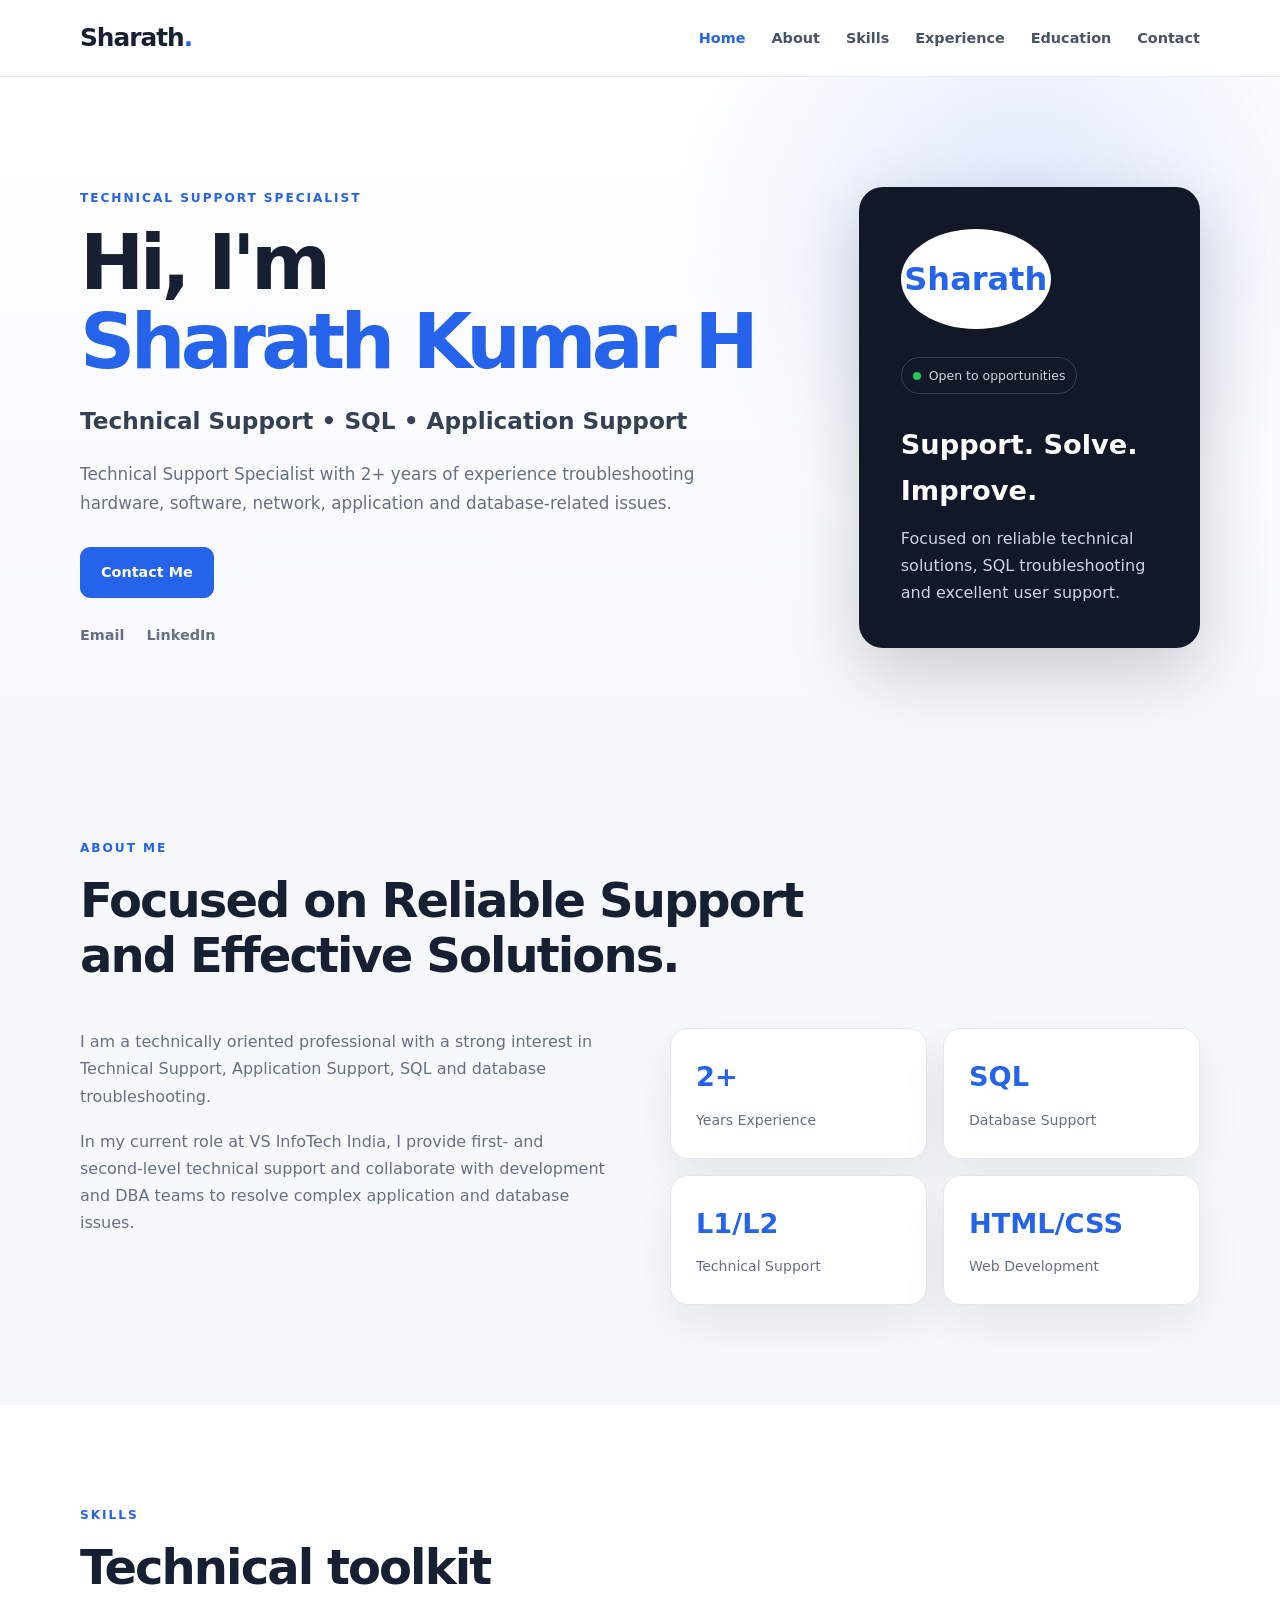
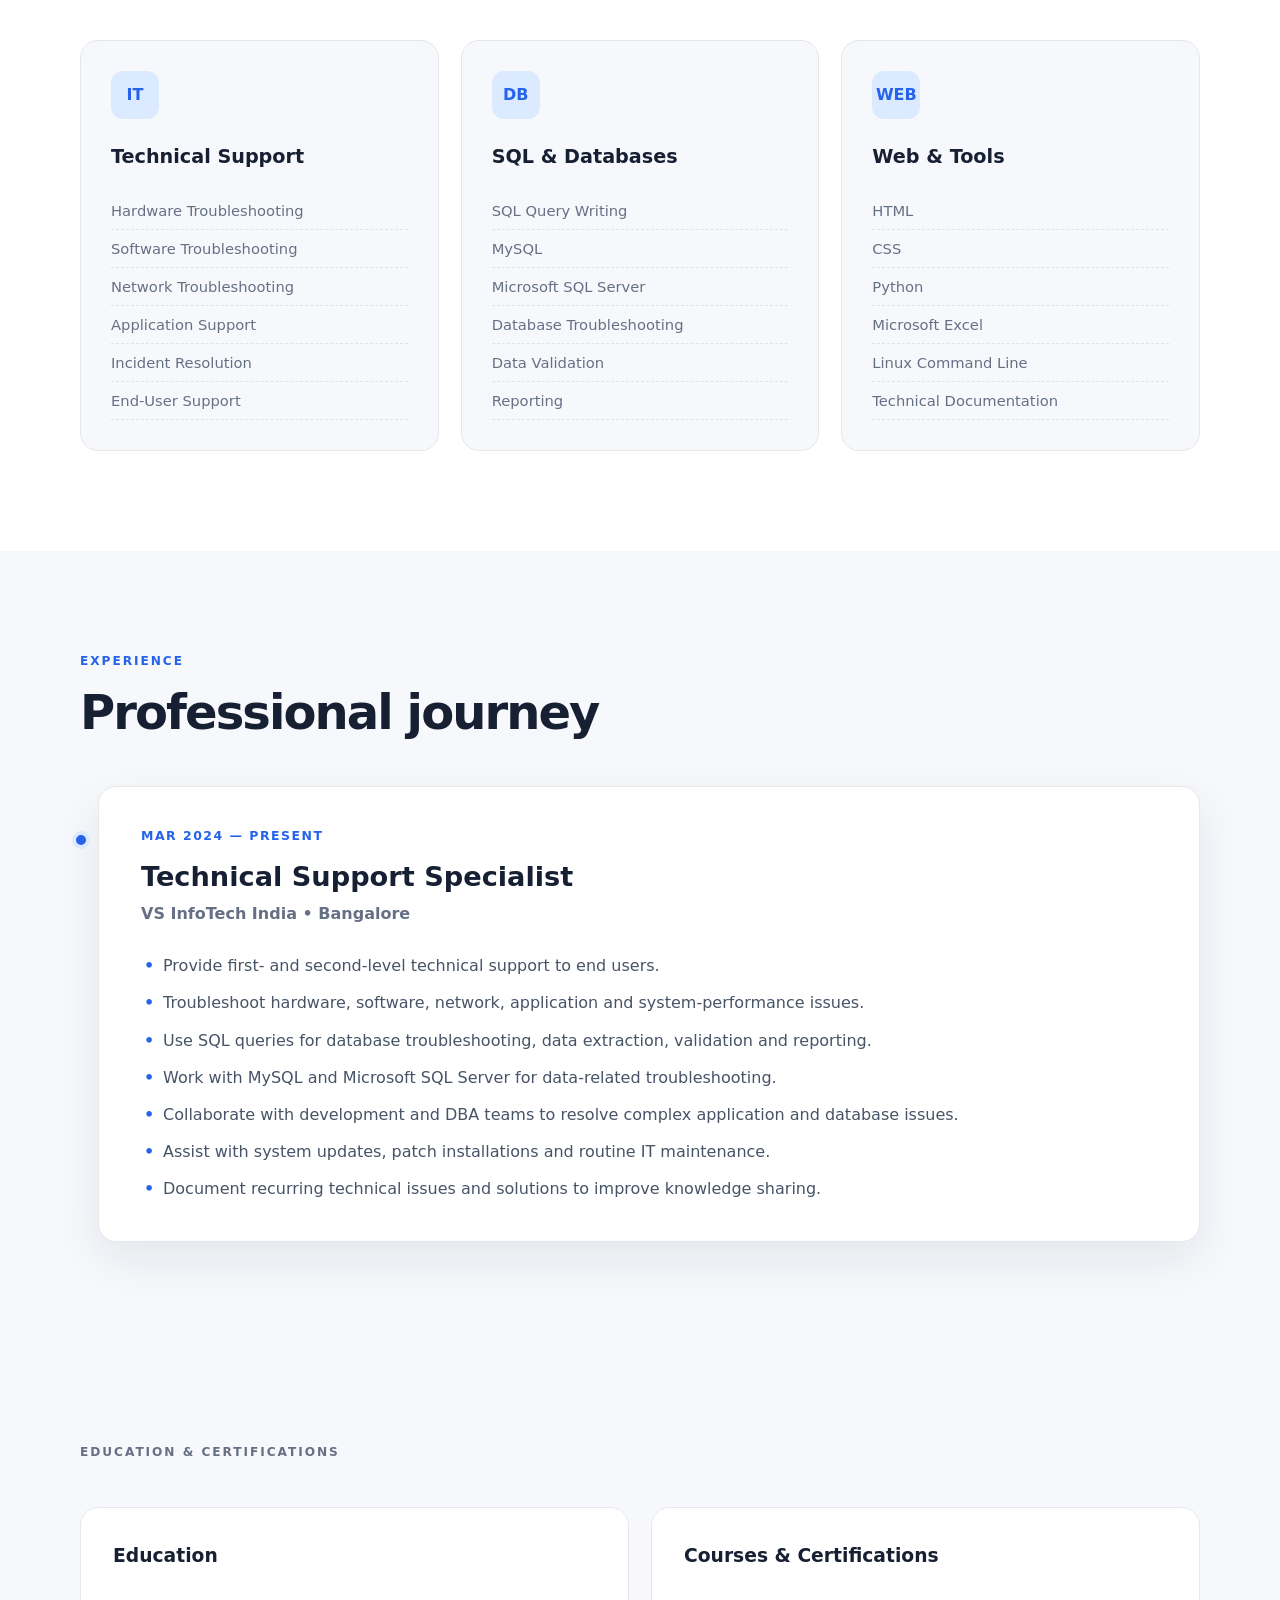
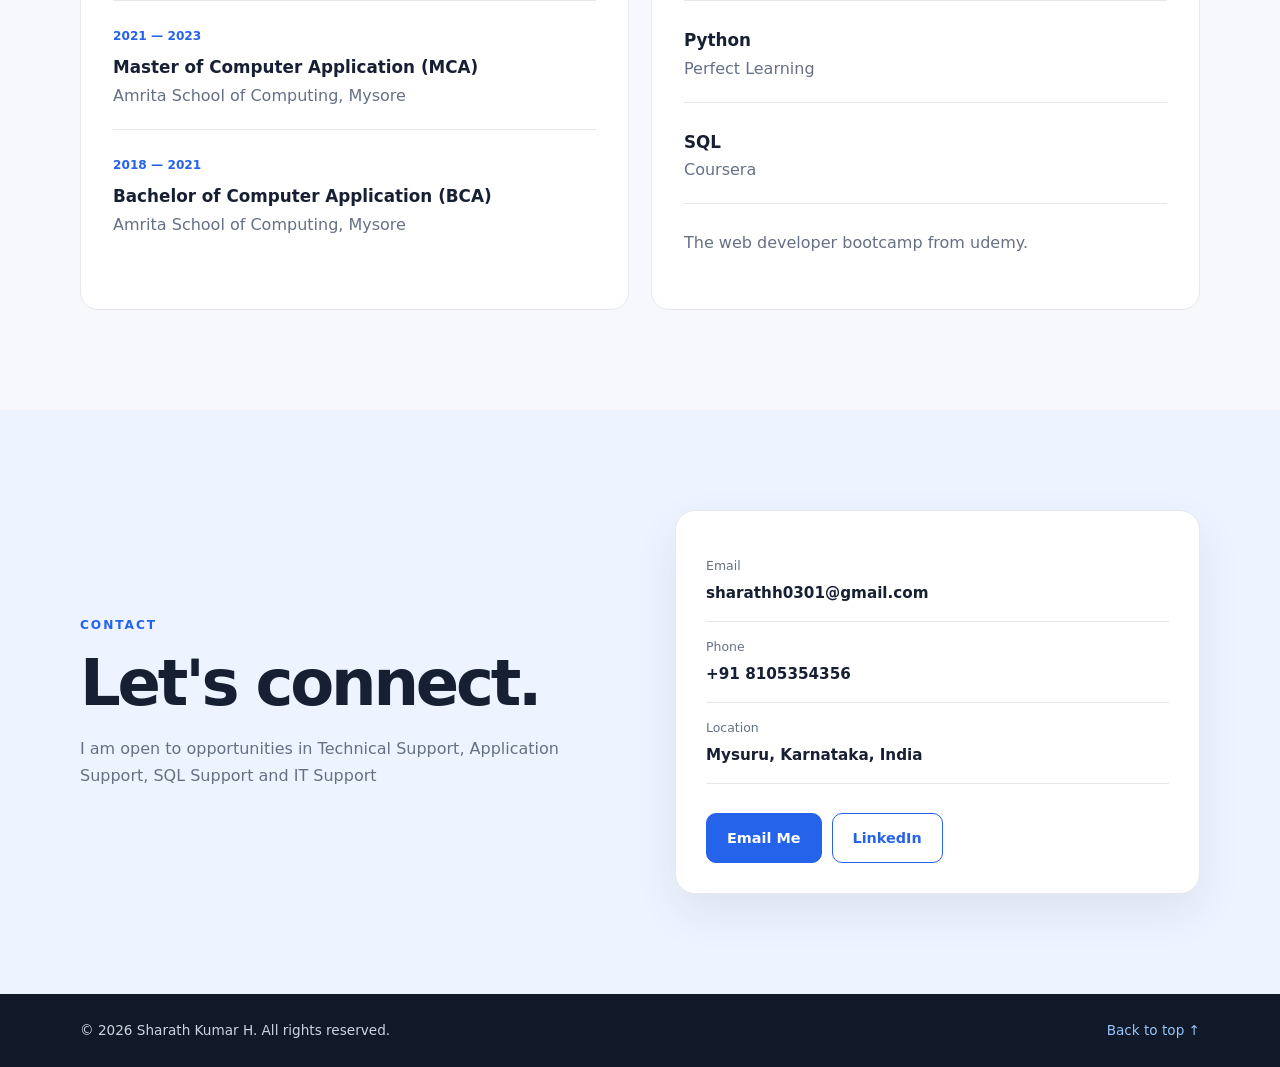
<file: index.html>
<!DOCTYPE html>
<html lang="en">
<head>
  <meta charset="UTF-8">
  <meta name="viewport" content="width=device-width, initial-scale=1.0">
  <meta name="description" content="Sharath Kumar H - Technical Support Specialist portfolio. Technical Support, SQL, Application Support and Database Troubleshooting.">
  <meta name="keywords" content="Sharath Kumar, Technical Support Specialist, SQL, Application Support, IT Support, MySQL, SQL Server, HTML, CSS">
  <meta name="author" content="Sharath Kumar H">
  <title>Sharath Kumar H | Technical Support Specialist</title>
  <link rel="stylesheet" href="style.css">
</head>
<body>

  <header class="header">
    <nav class="navbar container">
      <a class="logo" href="#home">Sharath<span>.</span></a>

      <button class="menu-toggle" aria-label="Toggle navigation" aria-expanded="false">
        <span></span><span></span><span></span>
      </button>

      <ul class="nav-links">
        <li><a class="active" href="#home">Home</a></li>
        <li><a href="#about">About</a></li>
        <li><a href="#skills">Skills</a></li>
        <li><a href="#experience">Experience</a></li>
        <li><a href="#education">Education</a></li>
        <li><a href="#contact">Contact</a></li>
      </ul>
    </nav>
  </header>

  <main>
    <section id="home" class="hero">
      <div class="container hero-grid">
        <div class="hero-content">
          <p class="eyebrow">TECHNICAL SUPPORT SPECIALIST</p>
          <h1>Hi, I'm <span>Sharath Kumar H</span></h1>
          <h2>Technical Support • SQL • Application Support</h2>
          <p class="hero-text">
            Technical Support Specialist with 2+ years of experience troubleshooting
            hardware, software, network, application and database-related issues.
          </p>

          <div class="hero-buttons">
            <a class="btn btn-primary" href="#contact">Contact Me</a>
          </div>

          <div class="quick-links">
            <a href="mailto:sharathh0301@gmail.com">Email</a>
            <a href="www.linkedin.com/in/sharathkumarh" target="_blank" rel="noopener">LinkedIn</a>
          </div>
        </div>

        <div class="hero-card">
          <div class="profile-circle">Sharath</div>
          <div class="status"><span></span> Open to opportunities</div>
          <h3>Support. Solve. Improve.</h3>
          <p>Focused on reliable technical solutions, SQL troubleshooting and excellent user support.</p>
        </div>
      </div>
    </section>

    <section id="about" class="section">
      <div class="container">
        <div class="section-heading">
          <p class="eyebrow">ABOUT ME</p>
          <h2>Focused on Reliable Support and Effective Solutions.</h2>
        </div>

        <div class="about-grid">
          <div>
            <p>
              I am a technically oriented professional with a strong interest in
              Technical Support, Application Support, SQL and database troubleshooting.
            </p>
            <p>
              In my current role at VS InfoTech India, I provide first- and second-level
              technical support and collaborate with development and DBA teams to resolve
              complex application and database issues.
            </p>
          </div>

          <div class="stats">
            <div class="stat"><strong>2+</strong><span>Years Experience</span></div>
            <div class="stat"><strong>SQL</strong><span>Database Support</span></div>
            <div class="stat"><strong>L1/L2</strong><span>Technical Support</span></div>
            <div class="stat"><strong>HTML/CSS</strong><span>Web Development</span></div>
          </div>
        </div>
      </div>
    </section>

    <section id="skills" class="section section-alt">
      <div class="container">
        <div class="section-heading">
          <p class="eyebrow">SKILLS</p>
          <h2>Technical toolkit</h2>
        </div>

        <div class="skills-grid">
          <article class="skill-card">
            <div class="skill-icon">IT</div>
            <h3>Technical Support</h3>
            <ul>
              <li>Hardware Troubleshooting</li>
              <li>Software Troubleshooting</li>
              <li>Network Troubleshooting</li>
              <li>Application Support</li>
              <li>Incident Resolution</li>
              <li>End-User Support</li>
            </ul>
          </article>

          <article class="skill-card">
            <div class="skill-icon">DB</div>
            <h3>SQL & Databases</h3>
            <ul>
              <li>SQL Query Writing</li>
              <li>MySQL</li>
              <li>Microsoft SQL Server</li>
              <li>Database Troubleshooting</li>
              <li>Data Validation</li>
              <li>Reporting</li>
            </ul>
          </article>

          <article class="skill-card">
            <div class="skill-icon">WEB</div>
            <h3>Web & Tools</h3>
            <ul>
              <li>HTML</li>
              <li>CSS</li>
              <li>Python</li>
              <li>Microsoft Excel</li>
              <li>Linux Command Line</li>
              <li>Technical Documentation</li>
            </ul>
          </article>
        </div>
      </div>
    </section>

    <section id="experience" class="section">
      <div class="container">
        <div class="section-heading">
          <p class="eyebrow">EXPERIENCE</p>
          <h2>Professional journey</h2>
        </div>

        <article class="timeline-card">
          <div class="timeline-dot"></div>
          <div class="timeline-date">MAR 2024 — PRESENT</div>
          <h3>Technical Support Specialist</h3>
          <h4>VS InfoTech India • Bangalore</h4>

          <ul class="experience-list">
            <li>Provide first- and second-level technical support to end users.</li>
            <li>Troubleshoot hardware, software, network, application and system-performance issues.</li>
            <li>Use SQL queries for database troubleshooting, data extraction, validation and reporting.</li>
            <li>Work with MySQL and Microsoft SQL Server for data-related troubleshooting.</li>
            <li>Collaborate with development and DBA teams to resolve complex application and database issues.</li>
            <li>Assist with system updates, patch installations and routine IT maintenance.</li>
            <li>Document recurring technical issues and solutions to improve knowledge sharing.</li>
          </ul>
        </article>
      </div>
    </section>

    <section id="education" class="section">
      <div class="container">
        <div class="section-heading">
          <p class="eyebrow">EDUCATION & CERTIFICATIONS</p>
        </div>

        <div class="two-column">
          <div class="info-card">
            <h3>Education</h3>
            <div class="info-item">
              <span class="info-year">2021 — 2023</span>
              <h4>Master of Computer Application (MCA)</h4>
              <p>Amrita School of Computing, Mysore</p>
            </div>
            <div class="info-item">
              <span class="info-year">2018 — 2021</span>
              <h4>Bachelor of Computer Application (BCA)</h4>
              <p>Amrita School of Computing, Mysore</p>
            </div>
          </div>

          <div class="info-card">
            <h3>Courses & Certifications</h3>
            <div class="info-item">
              <h4>Python</h4>
              <p>Perfect Learning</p>
            </div>
            <div class="info-item">
              <h4>SQL</h4>
              <p>Coursera</p>
            </div>
            <div class="info-item">
              <h4></h4>
              <p>The web developer bootcamp from udemy.</p>
            </div>
          </div>
        </div>
      </div>
    </section>

    <section id="contact" class="section contact-section">
      <div class="container contact-grid">
        <div>
          <p class="eyebrow">CONTACT</p>
          <h2>Let's connect.</h2>
          <p>
            I am open to opportunities in Technical Support, Application Support,
            SQL Support and IT Support 
          </p>
        </div>

        <div class="contact-card">
          <a href="mailto:sharathh0301@gmail.com">
            <span>Email</span>
            <strong>sharathh0301@gmail.com</strong>
          </a>
          <a href="tel:+918105354356">
            <span>Phone</span>
            <strong>+91 8105354356</strong>
          </a>
          <div>
            <span>Location</span>
            <strong>Mysuru, Karnataka, India</strong>
          </div>
          <div class="contact-buttons">
            <a class="btn btn-primary" href="mailto:sharathh0301@gmail.com">Email Me</a>
            <a class="btn btn-outline" href="https://www.linkedin.com/" target="_blank" rel="noopener">LinkedIn</a>
          </div>
        </div>
      </div>
    </section>
  </main>

  <footer class="footer">
    <div class="container footer-inner">
      <p>© 2026 Sharath Kumar H. All rights reserved.</p>
      <a href="#home">Back to top ↑</a>
    </div>
  </footer>

  <script>
    const toggle = document.querySelector(".menu-toggle");
    const nav = document.querySelector(".nav-links");

    toggle.addEventListener("click", () => {
      const isOpen = nav.classList.toggle("open");
      toggle.setAttribute("aria-expanded", isOpen);
    });

    document.querySelectorAll(".nav-links a").forEach(link => {
      link.addEventListener("click", () => {
        nav.classList.remove("open");
        toggle.setAttribute("aria-expanded", "false");
      });
    });
  </script>
</body>
</html>
</file>
<file: style.css>
/* =========================================================
   SHARATH KUMAR H - PORTFOLIO
   Responsive HTML/CSS portfolio
   ========================================================= */

:root {
  --bg: #f7f8fc;
  --surface: #ffffff;
  --surface-dark: #111827;
  --text: #172033;
  --muted: #667085;
  --primary: #2563eb;
  --primary-dark: #1d4ed8;
  --border: #e5e7eb;
  --shadow: 0 18px 45px rgba(15, 23, 42, 0.08);
  --radius: 18px;
  --max-width: 1120px;
}

* {
  margin: 0;
  padding: 0;
  box-sizing: border-box;
}

html {
  scroll-behavior: smooth;
}

body {
  font-family: Inter, ui-sans-serif, system-ui, -apple-system, BlinkMacSystemFont,
    "Segoe UI", sans-serif;
  color: var(--text);
  background: var(--bg);
  line-height: 1.7;
}

a {
  color: inherit;
  text-decoration: none;
}

ul {
  list-style: none;
}

.container {
  width: min(92%, var(--max-width));
  margin: 0 auto;
}

/* Header */
.header {
  position: sticky;
  top: 0;
  z-index: 1000;
  background: rgba(255, 255, 255, 0.94);
  border-bottom: 1px solid rgba(229, 231, 235, 0.8);
  backdrop-filter: blur(12px);
}

.navbar {
  min-height: 76px;
  display: flex;
  align-items: center;
  justify-content: space-between;
}

.logo {
  font-size: 1.55rem;
  font-weight: 800;
  letter-spacing: -0.04em;
}

.logo span {
  color: var(--primary);
}

.nav-links {
  display: flex;
  gap: 26px;
  align-items: center;
}

.nav-links a {
  color: #475467;
  font-size: 0.9rem;
  font-weight: 600;
  transition: color 0.2s ease;
}

.nav-links a:hover,
.nav-links a.active {
  color: var(--primary);
}

.menu-toggle {
  display: none;
  border: 0;
  background: transparent;
  cursor: pointer;
}

.menu-toggle span {
  display: block;
  width: 25px;
  height: 2px;
  margin: 5px;
  background: var(--text);
}

/* Hero */
.hero {
  padding: 110px 0 90px;
  background:
    radial-gradient(circle at 80% 20%, rgba(37, 99, 235, 0.13), transparent 30%),
    linear-gradient(180deg, #ffffff 0%, #f7f8fc 100%);
}

.hero-grid {
  display: grid;
  grid-template-columns: 1.35fr 0.65fr;
  gap: 70px;
  align-items: center;
}

.eyebrow {
  color: var(--primary);
  font-size: 0.76rem;
  font-weight: 800;
  letter-spacing: 0.16em;
  margin-bottom: 14px;
}

.hero h1 {
  font-size: clamp(2.6rem, 6vw, 5rem);
  line-height: 1.03;
  letter-spacing: -0.06em;
  margin-bottom: 20px;
}

.hero h1 span {
  display: block;
  color: var(--primary);
}

.hero h2 {
  font-size: clamp(1.1rem, 2vw, 1.45rem);
  color: #344054;
  margin-bottom: 20px;
}

.hero-text {
  max-width: 680px;
  color: var(--muted);
  font-size: 1.05rem;
}

.hero-buttons {
  display: flex;
  gap: 13px;
  flex-wrap: wrap;
  margin-top: 30px;
}

.btn {
  display: inline-flex;
  align-items: center;
  justify-content: center;
  padding: 12px 20px;
  border-radius: 10px;
  border: 1px solid var(--primary);
  font-weight: 700;
  font-size: 0.9rem;
  transition: 0.2s ease;
}

.btn-primary {
  background: var(--primary);
  color: #fff;
}

.btn-primary:hover {
  background: var(--primary-dark);
  transform: translateY(-2px);
}

.btn-outline {
  color: var(--primary);
  background: #fff;
}

.btn-outline:hover {
  background: #eff6ff;
  transform: translateY(-2px);
}

.quick-links {
  display: flex;
  gap: 22px;
  margin-top: 25px;
  color: #667085;
  font-size: 0.9rem;
  font-weight: 600;
}

.quick-links a:hover {
  color: var(--primary);
}

.hero-card {
  background: var(--surface-dark);
  color: #fff;
  padding: 42px;
  border-radius: 24px;
  box-shadow: 0 25px 70px rgba(15, 23, 42, 0.2);
}

.profile-circle {
  width: 150px;
  height: 100px;
  border-radius: 50%;
  display: grid;
  place-items: center;
  background: #fff;
  color: var(--primary);
  font-size: 2rem;
  font-weight: 900;
  margin-bottom: 28px;
}

.status {
  display: inline-flex;
  align-items: center;
  gap: 8px;
  padding: 7px 11px;
  border: 1px solid rgba(255, 255, 255, 0.16);
  border-radius: 999px;
  color: #d1d5db;
  font-size: 0.78rem;
}

.status span {
  width: 8px;
  height: 8px;
  border-radius: 50%;
  background: #22c55e;
}

.hero-card h3 {
  font-size: 1.7rem;
  margin: 28px 0 10px;
}

.hero-card p {
  color: #cbd5e1;
}

/* Sections */
.section {
  padding: 100px 0;
}

.section-alt {
  background: #fff;
}

.section-heading {
  max-width: 760px;
  margin-bottom: 45px;
}

.section-heading h2 {
  font-size: clamp(2rem, 4vw, 3rem);
  line-height: 1.15;
  letter-spacing: -0.04em;
  margin-bottom: 12px;
}

.section-heading > p:last-child {
  color: var(--muted);
}

/* About */
.about-grid {
  display: grid;
  grid-template-columns: 1fr 1fr;
  gap: 60px;
  align-items: start;
}

.about-grid > div:first-child p {
  color: var(--muted);
  margin-bottom: 18px;
}

.stats {
  display: grid;
  grid-template-columns: 1fr 1fr;
  gap: 16px;
}

.stat {
  background: var(--surface);
  border: 1px solid var(--border);
  padding: 25px;
  border-radius: var(--radius);
  box-shadow: var(--shadow);
}

.stat strong {
  display: block;
  color: var(--primary);
  font-size: 1.7rem;
  margin-bottom: 5px;
}

.stat span {
  color: var(--muted);
  font-size: 0.88rem;
}

/* Skills */
.skills-grid {
  display: grid;
  grid-template-columns: repeat(3, 1fr);
  gap: 22px;
}

.skill-card {
  background: var(--bg);
  border: 1px solid var(--border);
  border-radius: var(--radius);
  padding: 30px;
  transition: transform 0.2s ease, box-shadow 0.2s ease;
}

.skill-card:hover {
  transform: translateY(-5px);
  box-shadow: var(--shadow);
}

.skill-icon {
  width: 48px;
  height: 48px;
  display: grid;
  place-items: center;
  background: #dbeafe;
  color: var(--primary);
  border-radius: 12px;
  font-weight: 900;
  margin-bottom: 22px;
}

.skill-card h3 {
  font-size: 1.2rem;
  margin-bottom: 18px;
}

.skill-card li {
  color: var(--muted);
  padding: 6px 0;
  font-size: 0.92rem;
  border-bottom: 1px dashed #dfe3e8;
}

/* Experience */
.timeline-card {
  position: relative;
  background: #fff;
  border: 1px solid var(--border);
  border-radius: var(--radius);
  padding: 38px 42px;
  box-shadow: var(--shadow);
  margin-left: 18px;
}

.timeline-dot {
  position: absolute;
  left: -27px;
  top: 44px;
  width: 18px;
  height: 18px;
  border-radius: 50%;
  background: var(--primary);
  border: 4px solid #dbeafe;
}

.timeline-date {
  color: var(--primary);
  font-size: 0.78rem;
  font-weight: 800;
  letter-spacing: 0.12em;
}

.timeline-card h3 {
  font-size: 1.7rem;
  margin: 8px 0 0;
}

.timeline-card h4 {
  color: var(--muted);
  font-weight: 600;
  margin-bottom: 25px;
}

.experience-list {
  display: grid;
  gap: 10px;
}

.experience-list li {
  position: relative;
  color: #475467;
  padding-left: 22px;
}

.experience-list li::before {
  content: "•";
  position: absolute;
  left: 3px;
  color: var(--primary);
  font-weight: 900;
}

/* Projects */
.project-card {
  display: grid;
  grid-template-columns: 120px 1fr;
  gap: 30px;
  background: var(--surface-dark);
  color: #fff;
  padding: 42px;
  border-radius: 24px;
  box-shadow: var(--shadow);
}

.project-number {
  font-size: 2.8rem;
  font-weight: 900;
  color: #60a5fa;
}

.tag {
  display: inline-block;
  padding: 6px 10px;
  background: rgba(96, 165, 250, 0.13);
  color: #93c5fd;
  border-radius: 999px;
  font-size: 0.75rem;
  font-weight: 800;
}

.project-content h3 {
  font-size: 2rem;
  margin: 15px 0 10px;
}

.project-content p {
  color: #cbd5e1;
  max-width: 760px;
}

.project-features {
  display: flex;
  flex-wrap: wrap;
  gap: 9px;
  margin: 25px 0;
}

.project-features span {
  border: 1px solid rgba(255, 255, 255, 0.16);
  border-radius: 999px;
  padding: 7px 11px;
  font-size: 0.78rem;
  color: #d1d5db;
}

.text-link {
  color: #93c5fd;
  font-weight: 800;
}

/* Education */
.two-column {
  display: grid;
  grid-template-columns: 1fr 1fr;
  gap: 22px;
}

.info-card {
  background: #fff;
  border: 1px solid var(--border);
  border-radius: var(--radius);
  padding: 32px;
}

.info-card > h3 {
  margin-bottom: 28px;
}

.info-item {
  padding: 20px 0;
  border-top: 1px solid var(--border);
}

.info-year {
  color: var(--primary);
  font-size: 0.76rem;
  font-weight: 800;
}

.info-item h4 {
  margin-top: 5px;
  font-size: 1.05rem;
}

.info-item p {
  color: var(--muted);
}

/* Contact */
.contact-section {
  background: #eef4ff;
}

.contact-grid {
  display: grid;
  grid-template-columns: 1fr 1fr;
  gap: 70px;
  align-items: center;
}

.contact-grid h2 {
  font-size: clamp(2.3rem, 5vw, 4rem);
  line-height: 1.05;
  letter-spacing: -0.05em;
  margin-bottom: 18px;
}

.contact-grid > div:first-child > p:last-child {
  color: var(--muted);
  max-width: 550px;
}

.contact-card {
  background: #fff;
  border: 1px solid var(--border);
  border-radius: 20px;
  padding: 30px;
  box-shadow: var(--shadow);
}

.contact-card > a,
.contact-card > div {
  display: block;
  padding: 14px 0;
  border-bottom: 1px solid var(--border);
}

.contact-card span {
  display: block;
  color: var(--muted);
  font-size: 0.78rem;
  margin-bottom: 3px;
}

.contact-card strong {
  font-size: 0.95rem;
}

.contact-buttons {
  display: flex !important;
  gap: 10px;
  border-bottom: 0 !important;
  padding-bottom: 0 !important;
  margin-top: 15px;
}

/* Footer */
.footer {
  background: #111827;
  color: #cbd5e1;
  padding: 25px 0;
}

.footer-inner {
  display: flex;
  justify-content: space-between;
  gap: 20px;
  font-size: 0.85rem;
}

.footer a {
  color: #93c5fd;
}

/* Responsive */
@media (max-width: 900px) {
  .nav-links {
    position: absolute;
    top: 76px;
    left: 0;
    right: 0;
    display: none;
    flex-direction: column;
    align-items: flex-start;
    padding: 25px 5%;
    background: #fff;
    border-bottom: 1px solid var(--border);
    box-shadow: var(--shadow);
  }

  .nav-links.open {
    display: flex;
  }

  .menu-toggle {
    display: block;
  }

  .hero-grid,
  .about-grid,
  .contact-grid {
    grid-template-columns: 1fr;
  }

  .skills-grid {
    grid-template-columns: 1fr 1fr;
  }

  .hero {
    padding-top: 75px;
  }
}

@media (max-width: 650px) {
  .section {
    padding: 75px 0;
  }

  .skills-grid,
  .two-column {
    grid-template-columns: 1fr;
  }

  .hero-card {
    padding: 30px;
  }

  .timeline-card {
    margin-left: 0;
    padding: 30px 24px;
  }

  .timeline-dot {
    display: none;
  }

  .project-card {
    grid-template-columns: 1fr;
    padding: 30px;
  }

  .project-number {
    font-size: 2rem;
  }

  .stats {
    gap: 10px;
  }

  .stat {
    padding: 18px;
  }

  .contact-buttons {
    flex-wrap: wrap;
  }

  .footer-inner {
    flex-direction: column;
  }
}

@media (max-width: 430px) {
  .hero-buttons .btn,
  .contact-buttons .btn {
    width: 100%;
  }

  .quick-links {
    flex-wrap: wrap;
  }
}
</file>
